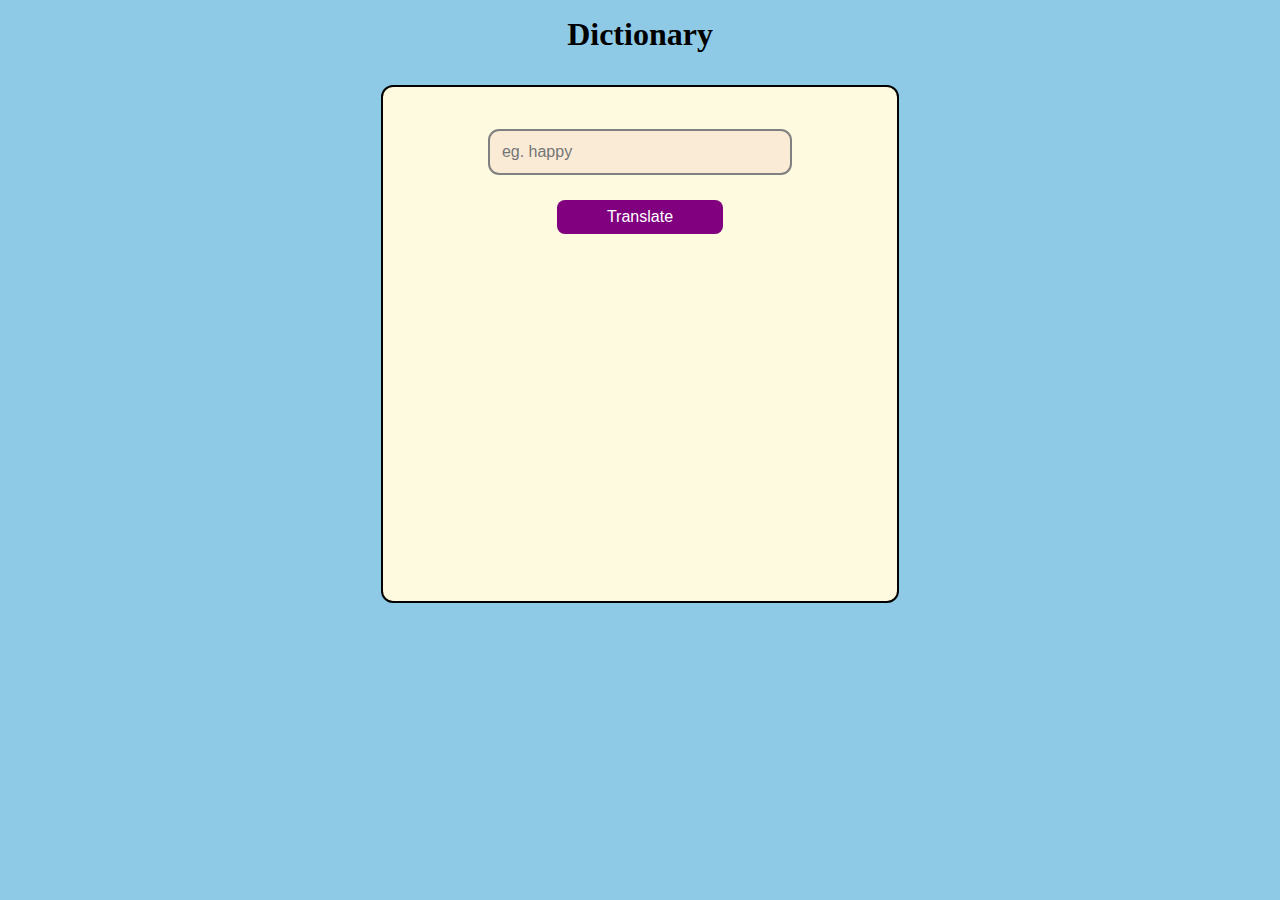
<file: Dictionary/index.html>
<!DOCTYPE html>
<html lang="en">
  <head>
    <meta charset="UTF-8" />
    <meta name="viewport" content="width=device-width, initial-scale=1.0" />
    <link rel="stylesheet" href="style.css" />
    <title>Dictionary</title>
  </head>
  <body>
    <h1>Dictionary</h1>
    <div class="container">
      <div class="form-input">
        <form>
          <input type="text" placeholder="eg. happy" />
          <button id="search-button">Translate</button>
        </form>
      </div>
      <div class="dictionary">
        <p id="meaning"></p>
      </div>
    </div>
    <script src="app.js"></script>
  </body>
</html>
</file>
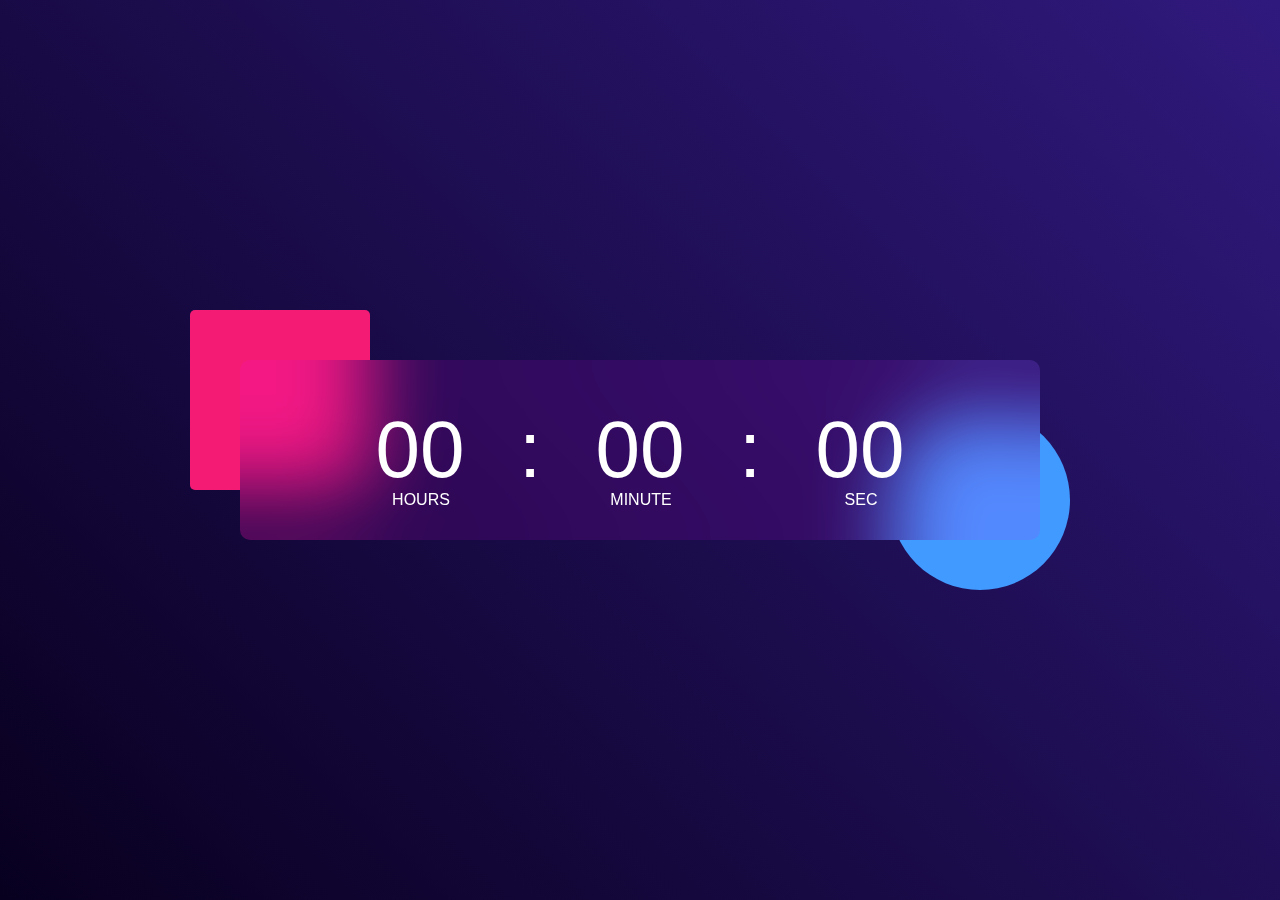
<file: Digital Clock/index.html>
<!DOCTYPE html>
<html lang="en">
  <head>
    <meta charset="UTF-8" />
    <meta name="viewport" content="width=device-width, initial-scale=1.0" />
    <link rel="stylesheet" href="style.css">
    <title>Digital Clock</title>
  </head>
  <body>
    <div class="hero">
      <div class="container">
        <div class="clock">
          <span id="hrs">00</span>
          <span>:</span>
          <span id="min">00</span>
          <span>:</span>
          <span id="sec">00</span>
        </div>
      </div>
    </div>

    <script src="script.js">
      
    </script>
  </body>
</html>
</file>
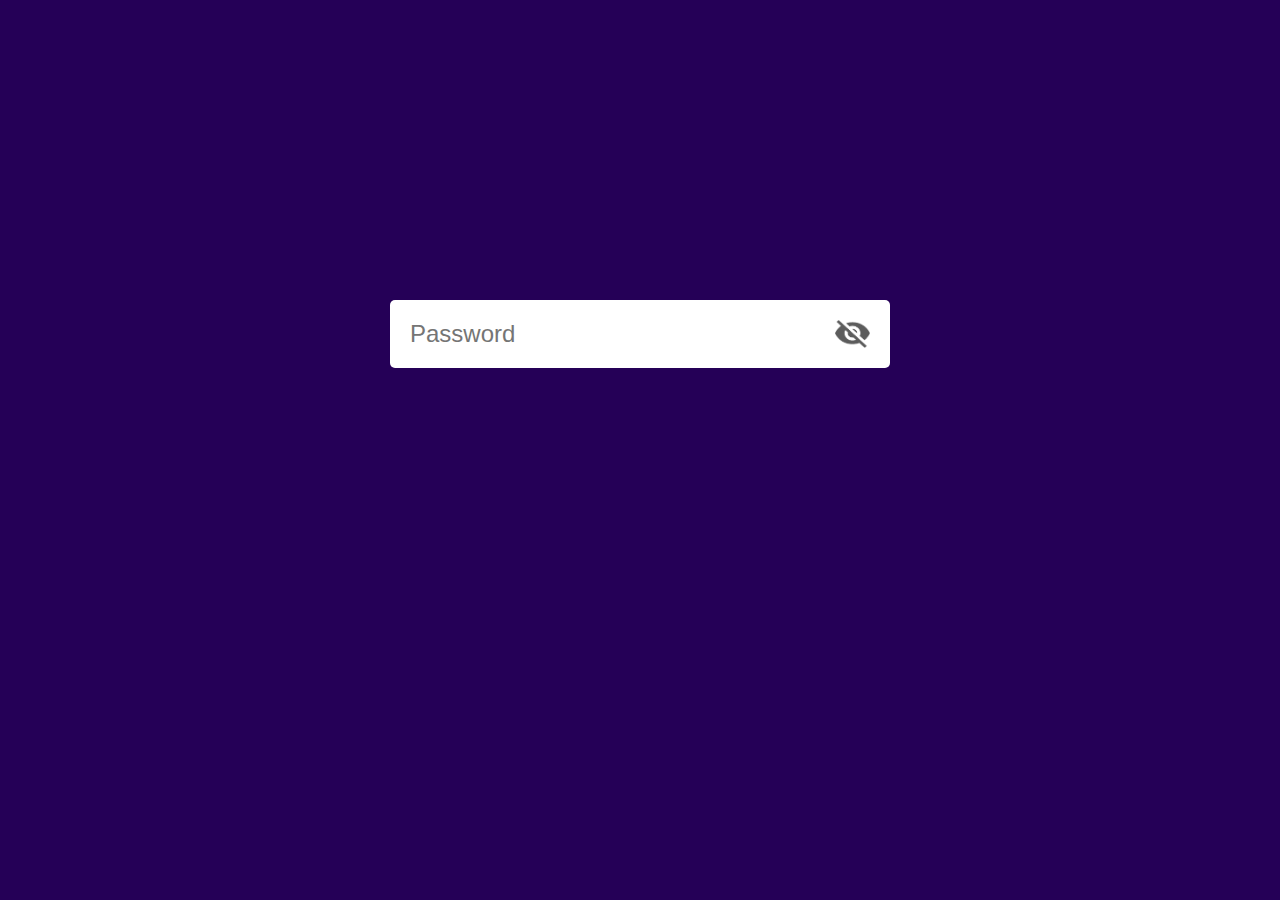
<file: Password-hide-show/index.html>
<!DOCTYPE html>
<html lang="en">
  <head>
    <meta charset="UTF-8" />
    <meta name="viewport" content="width=, initial-scale=1.0" />
    <title>Password Toggle</title>
    <link rel="stylesheet" href="style.css" />
  </head>
  <body>
    <div class="input-box">
      <input type="password" placeholder="Password" id="password" />
      <img src="eye-close.png" id="eyeicon" />
    </div>

    <script src="script.js"></script>
  </body>
</html>
</file>
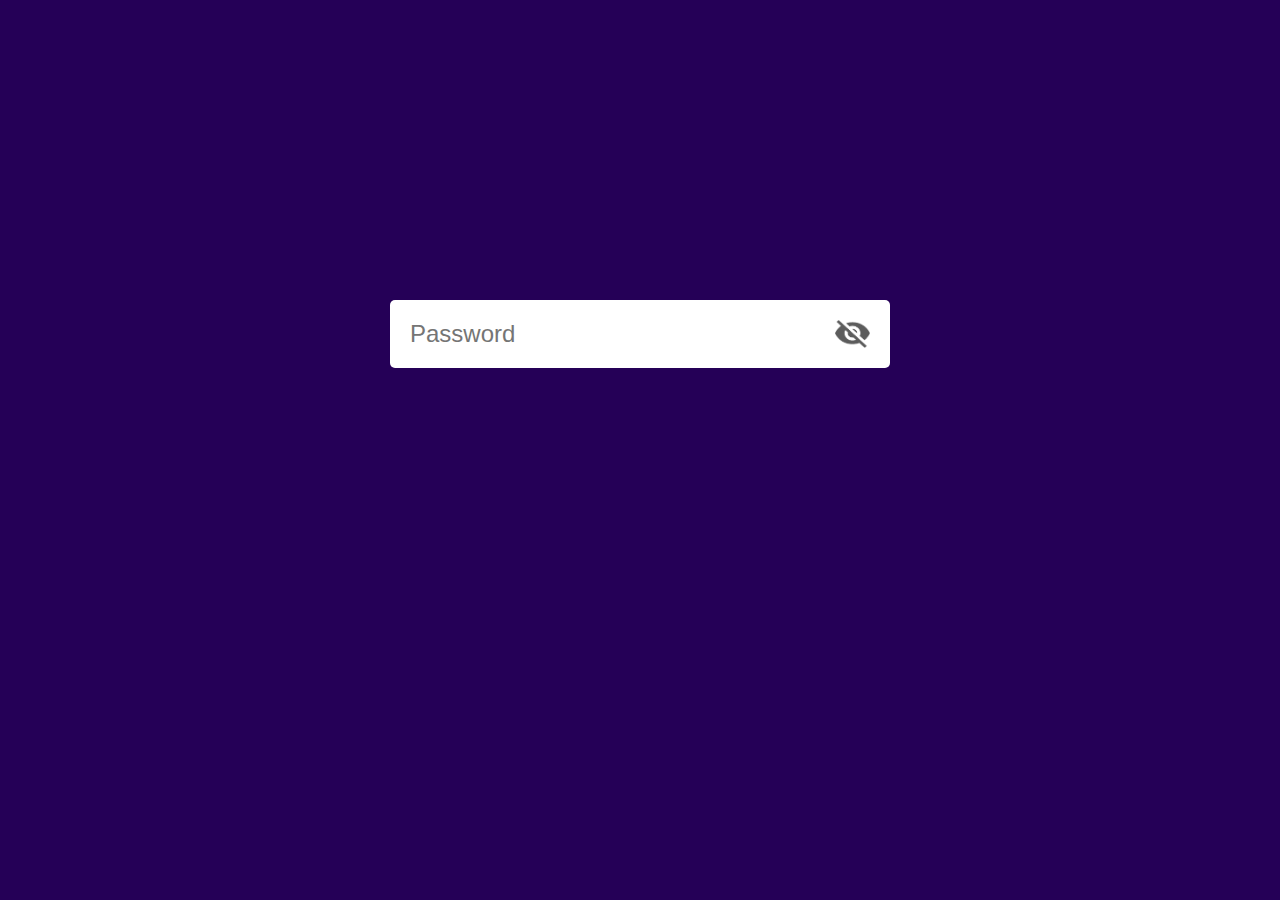
<file: Password-toggle/index.html>
<!DOCTYPE html>
<html lang="en">
  <head>
    <meta charset="UTF-8" />
    <meta name="viewport" content="width=device-width, initial-scale=1.0" />
    <title>Password Toggle</title>
    <link rel="stylesheet" href="style.css" />
  </head>
  <body>
    <div class="input-box">
      <input type="password" placeholder="Password" id="password" />
      <img src="eye-close.png" id="eyeicon" />
    </div>

    <script src="script.js"></script>
  </body>
</html>
</file>
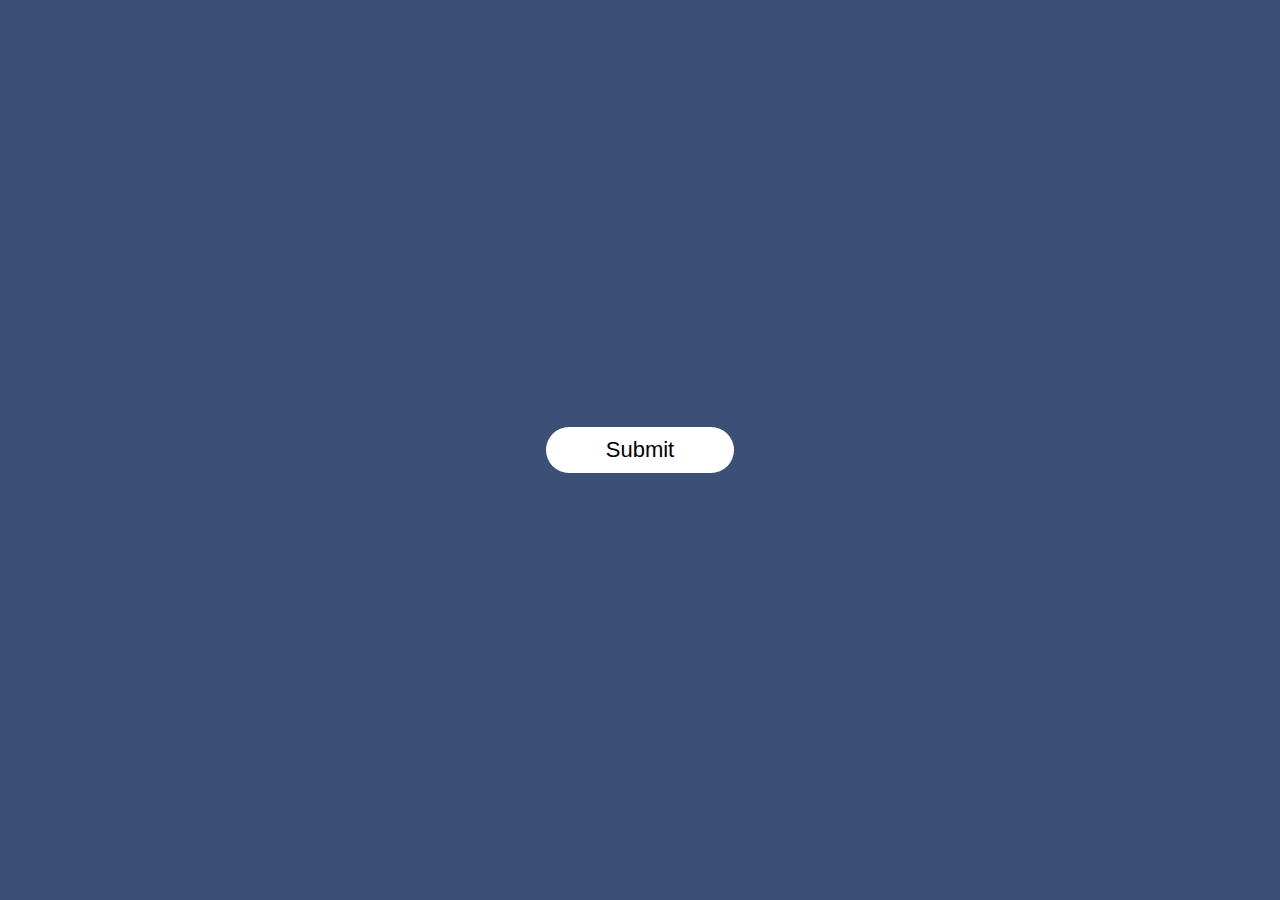
<file: Popup/index.html>
<!DOCTYPE html>
<html lang="en">
  <head>
    <meta charset="UTF-8" />
    <meta name="viewport" content="width=device-width, initial-scale=1.0" />
    <link rel="stylesheet" href="style.css" />
    <title>Popup</title>
  </head>
  <body>
    <div class="container">
      <button type="submit" class="btn" id="submit">Submit</button>
      <div class="popup" id="popup">
        <img src="404-tick.png" />
        <h2>Thank You</h2>
        <p>Your details has been scccessfully Submitted. Thanks!</p>
        <button type="button" id="ok">OK</button>
      </div>
    </div>
    <script src="app.js"></script>
  </body>
</html>
</file>
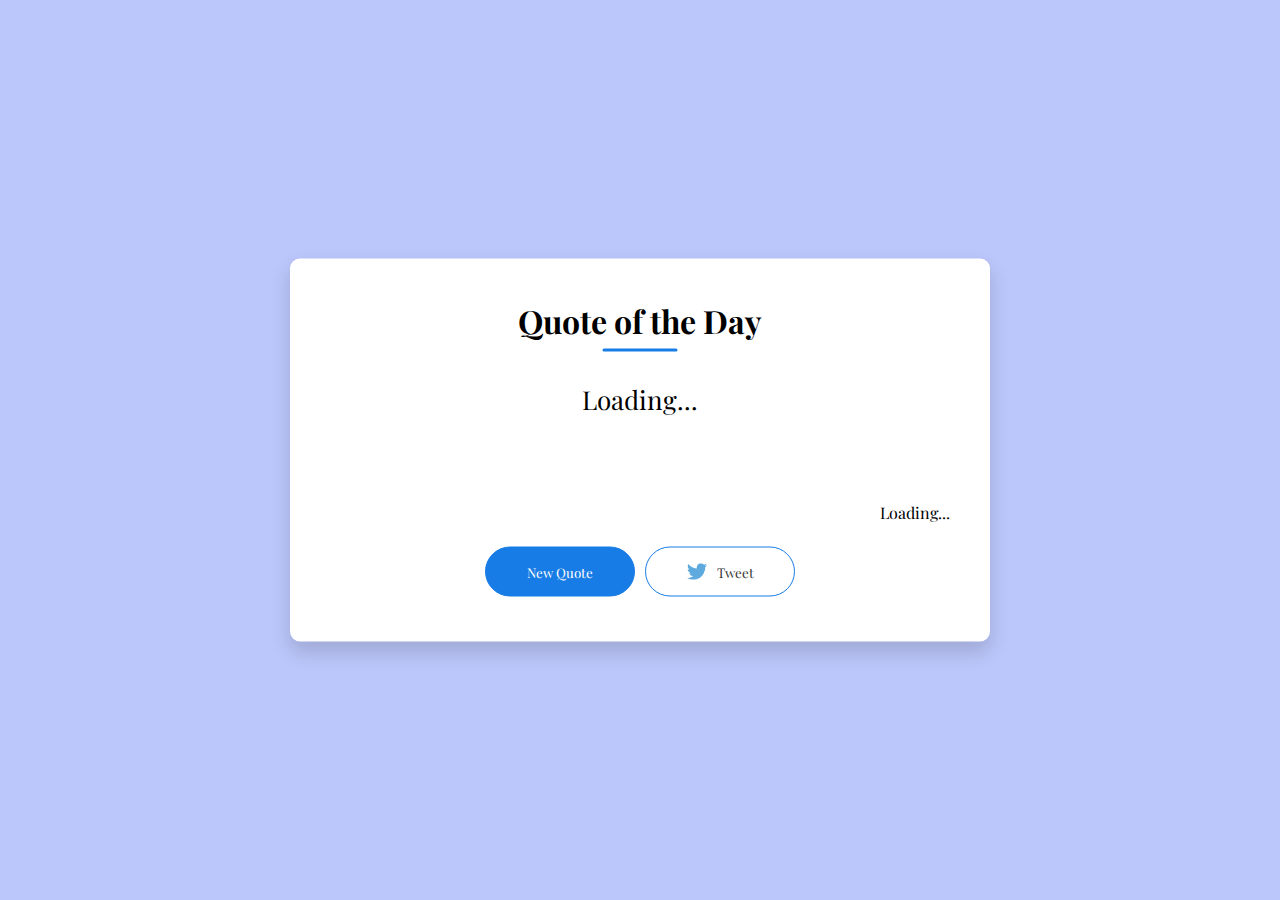
<file: Quote/index.html>
<!DOCTYPE html>
<html lang="en">
  <head>
    <meta charset="UTF-8" />
    <meta name="viewport" content="width=device-width, initial-scale=1.0" />
    <title>Quote Generator</title>
    <link rel="stylesheet" href="style.css" />
  </head>
  <body>
    <div class="quote-box">
      <h2>Quote of the Day</h2>
      <blockquote id="quote">Loading...</blockquote>
      <span id="author">Loading...</span>
      <div>
        <button id="new-quote">New Quote</button>
        <button id="tweet-quote">
          <img src="tweeter.png" id="tweet-quote" />Tweet
        </button>
      </div>
    </div>

    <script src="script.js"></script>
  </body>
</html>
</file>
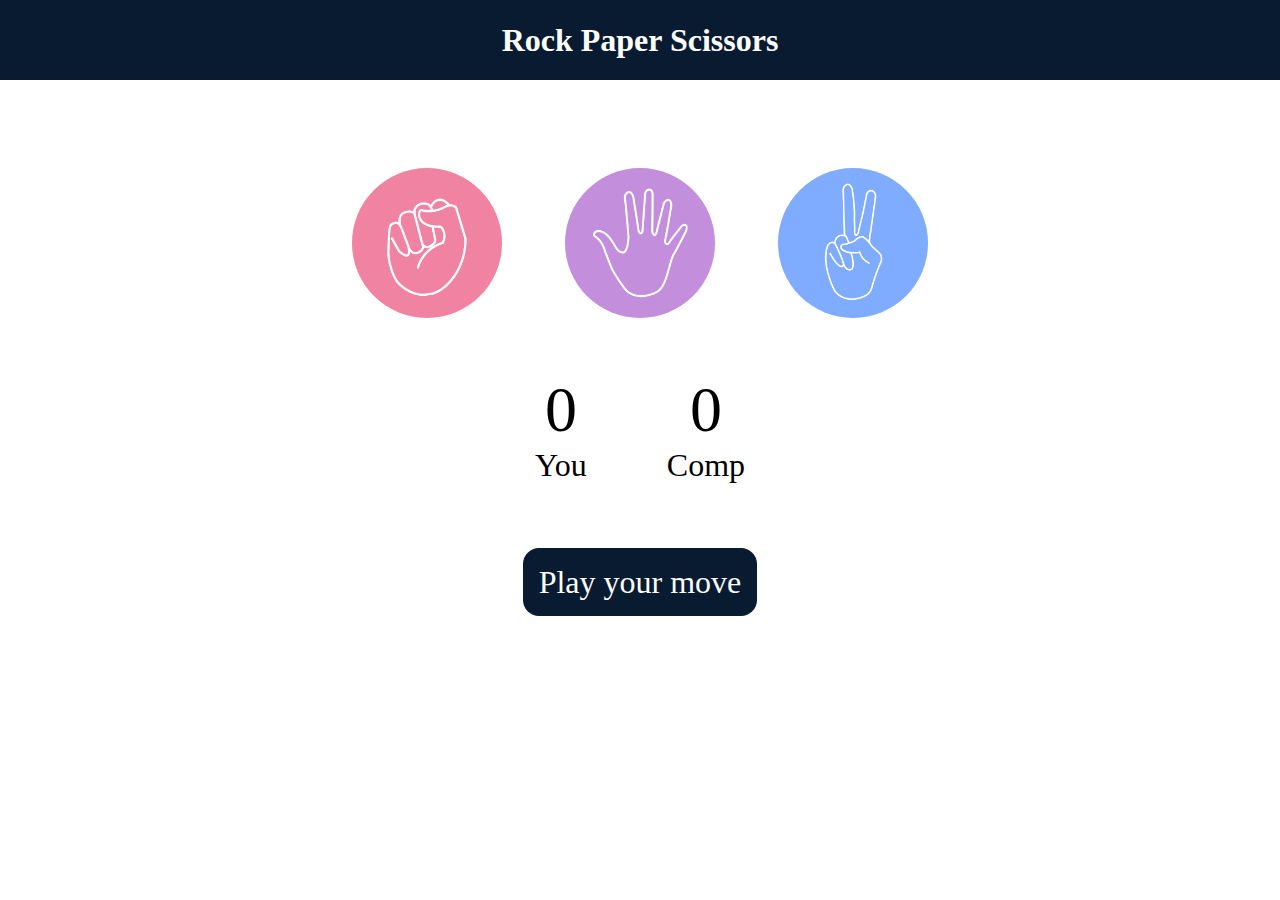
<file: stone-paper-scissor/index.html>
<!DOCTYPE html>
<html lang="en">
  <head>
    <meta charset="UTF-8" />
    <meta name="viewport" content="width=device-width, initial-scale=1.0" />
    <link rel="stylesheet" href="style.css" />
    <title>Rock Paper Scissors Game</title>
  </head>

  <body>
    <h1>Rock Paper Scissors</h1>

    <div class="choices">
      <div class="choice" id="rock">
        <img src="./images/rock.png" />
      </div>

      <div class="choice" id="paper">
        <img src="./images/paper.png" />
      </div>

      <div class="choice" id="scissors">
        <img src="./images/scissors.png" />
      </div>
    </div>

    <div class="score-board">
      <div class="score">
        <p id="user-score">0</p>
        <p>You</p>
      </div>

      <div class="score">
        <p id="comp-score">0</p>
        <p>Comp</p>
      </div>
    </div>

    <div class="msg-container">
      <p id="msg">Play your move</p>
    </div>

    <script src="app.js"></script>
  </body>
</html>
</file>
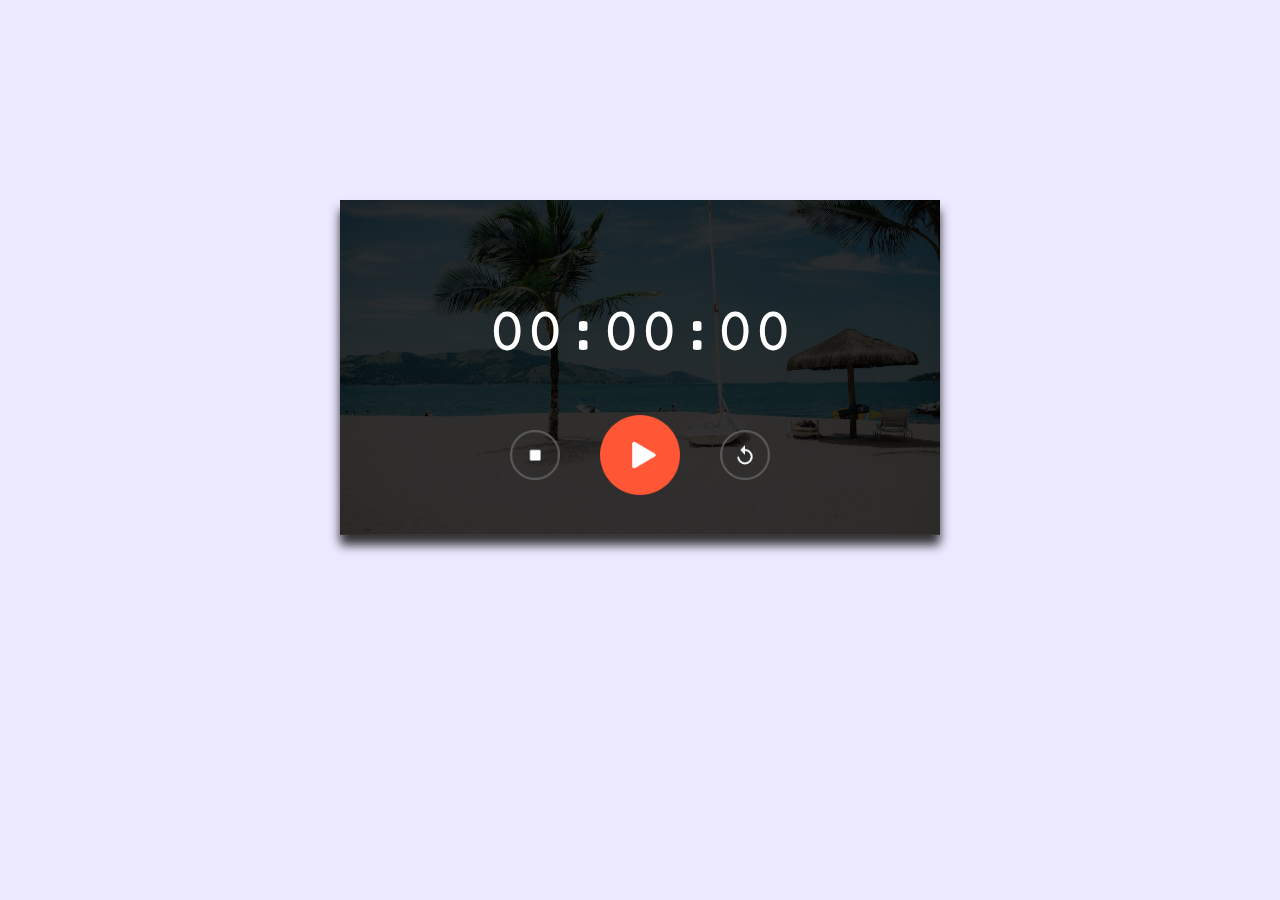
<file: Stopwatch/index.html>
<!DOCTYPE html>
<html lang="en">
  <head>
    <meta charset="UTF-8" />
    <meta name="viewport" content="width=device-width, initial-scale=1.0" />
    <title>Stopwatch</title>
    <link rel="stylesheet" href="style.css" />
  </head>
  <body>
    <div class="stopwatch">
      <h1 id="displayTime">00:00:00</h1>
      <div class="buttons">
        <img src="images/stop.png" id="stop" />
        <img src="images/start.png" id="start" />
        <img src="images/reset.png" id="reset" />
      </div>
    </div>

    <script src="script.js"></script>
  </body>
</html>
</file>
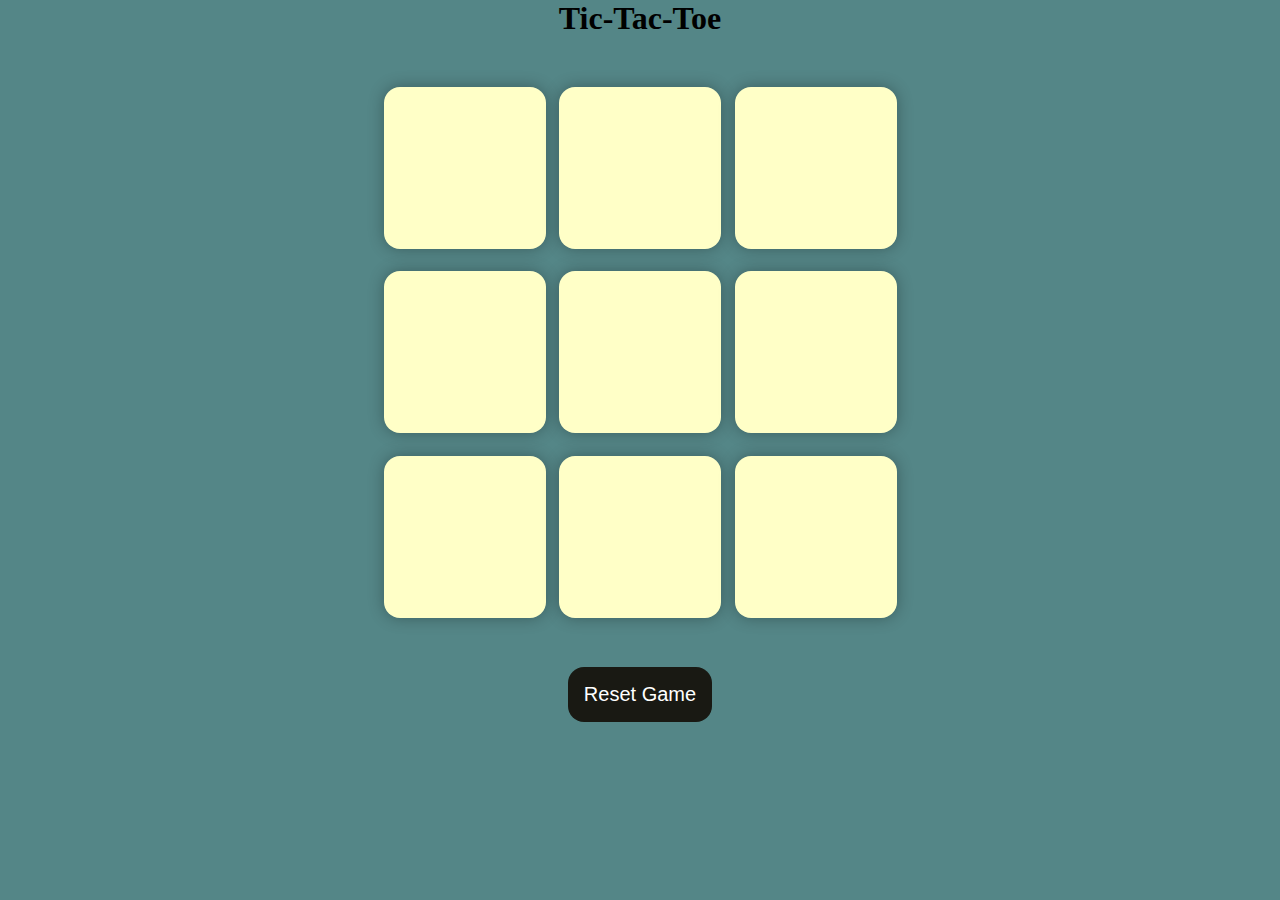
<file: tic-tac-toe/index.html>
<!DOCTYPE html>
<html lang="en">

<head>
    <meta charset="UTF-8">
    <meta name="viewport" content="width=device-width, initial-scale=1.0">
    <link rel="stylesheet" href="style.css">
    <title>Tic-Tac-Toe Game</title>
</head>

<body>
    <div class="msg-container hide">
        <p id="msg">Winner</p>
        <button id="new-btn">New Game</button>
    </div>
    <main>
        <h1>Tic-Tac-Toe</h1>
        <div class="container">
            <div class="game">
                <button class="box"></button>
                <button class="box"></button>
                <button class="box"></button>
                <button class="box"></button>
                <button class="box"></button>
                <button class="box"></button>
                <button class="box"></button>
                <button class="box"></button>
                <button class="box"></button>
            </div>
        </div>
        <button id="reset-btn">Reset Game</button>
    </main>
    <script src="app.js"></script>
</body>

</html>
</file>
<file: Dictionary/style.css>
* {
    margin: 0;
    padding: 0;
}

body {
display: flex;
align-items: center;
justify-content: center;
flex-direction: column;
background-color: #8ecae6;
color: black;
margin: 1rem 0;

}
.container {
    background-color: #FEFAE0;
    display: flex;
    align-items: center;
    /* justify-content: center; */
    flex-direction: column;
    flex-wrap: wrap;
    height: 50vmin;
    width: 50vmin;
    padding: 2rem;
    margin: 2rem;
    border: 2px solid black;
    border-radius: 0.75rem;
}

form {
    display: flex;
    justify-content: center;
    flex-wrap: wrap;
    /* border: 2px solid green; */

}

#search-button {
    background-color: purple;
    color: white;
    border: none;
    outline: none;
    font-size: 1rem;
    padding: 0.5rem 0.5rem;
    margin: 1rem 1rem;
    width: 45%;
    cursor: pointer;
    border-radius: 0.5rem;
  
}

form input {
    /* margin-right: 1rem; */
    padding: 0.75rem 0.75rem;
    font-size: 1em;
    width: 75%;
    margin: 0.6rem 0.6rem;
    background-color: antiquewhite;
    border: 2px solid gray;
    border-radius: 0.7rem;
}

.dictionary {

    font-size: 1.50rem;
    text-align: center;
    font-weight: bold;
   

}
</file>
<file: Digital Clock/style.css>
* {
    margin: 0;
    padding: 0;
    font-family: 'Poppins', sans-serif;
    box-sizing: border-box;
}

.hero {
    width: 100%;
    min-height: 100vh;
    background: linear-gradient(45deg, #08001f, #30197d);
    color: #fff;
    position: relative;
}

.container {
    width: 800px;
    height: 180px;
    position: absolute;
    top: 50%;
    left: 50%;
    transform: translate(-50%, -50%);

}

.clock {
    width: 100%;
    height: 100%;
    background: rgba(235, 0, 255, 0.11);
    border-radius: 10px;
    display: flex;
    align-items: center;
    justify-content: center;
    backdrop-filter: blur(40px);

}

.container::before {
    content: '';
    width: 180px;
    height: 180px;
    background: #f41b75;
    border-radius: 5px;
    position: absolute;
    left: -50px;
    top: -50px;
    z-index: -1;
}

.container::after {
    content: '';
    width: 180px;
    height: 180px;
    background: #419aff;
    border-radius: 50%;
    position: absolute;
    right: -30px;
    bottom: -50px;
    z-index: -1;
}

.clock span {
    font-size: 80px;
    width: 110px;
    display: inline-block;
    text-align: center;
    position: relative;
}

.clock span::after {
    font-size: 16px;
    position: absolute;
    bottom: -13px;
    left: 56px;
    transform: translate(-50%);
}

#hrs::after {
    content: "HOURS";
}

#min::after {
    content: "MINUTE";
}

#sec::after {
    content: "SEC";
}
</file>
<file: Password-hide-show/style.css>
* {
  margin: 0;
  padding: 0;
  font-family: "Poppins", sans-serif;
  box-sizing: border-box;
}

body {
  background-color: #250057;
}

.input-box {
  background: #fff;
  width: 90%;
  max-width: 500px;
  border-radius: 5px;
  padding: 10px 20px;
  margin: 300px auto;
  display: flex;
  align-items: center;
}
.input-box input {
  width: 100%;
  padding: 10px 0;
  border: 0;
  outline: 0;
  font-size: 24px;
  color: #555;
}

.input-box img {
  width: 35px;
  cursor: pointer;
}
</file>
<file: Password-toggle/style.css>
* {
  margin: 0;
  padding: 0;
  font-family: "Poppins", sans-serif;
  box-sizing: border-box;
}

body {
  background-color: #250057;
}

.input-box {
  background: #fff;
  width: 90%;
  max-width: 500px;
  border-radius: 5px;
  padding: 10px 20px;
  margin: 300px auto;
  display: flex;
  align-items: center;
}
.input-box input {
  width: 100%;
  padding: 10px 0;
  border: 0;
  outline: 0;
  font-size: 24px;
  color: #555;
}

.input-box img {
  width: 35px;
  cursor: pointer;
}
</file>
<file: Popup/style.css>
* {
  margin: 0;
  padding: 0;
  box-sizing: border-box;
  font-family: "Poppins", sans-serif;
}

.container {
  width: 100%;
  height: 100vh;
  background: #3c5077;
  display: flex;
  align-items: center;
  justify-content: center;
}

.btn {
  padding: 10px 60px;
  background: #fff;
  border: 0;
  outline: none;
  cursor: pointer;
  font-size: 22px;
  font-weight: 500;
  border-radius: 30px;
}

.popup {
  width: 400px;
  background: #fff;
  border-radius: 6px;
  position: absolute;
  top: 0;
  left: 50%;
  transform: translate(-50%, -50%) scale(0.1);
  text-align: center;
  padding: 0 30px 30px;
  color: #333;
  visibility: hidden;
  transition: transform 0.4s, top 0.4s;
}

.open-popup {
  visibility: visible;
  top: 50%;
  transform: translate(-50%, -50%) scale(1);
}

.popup img {
  width: 100px;
  margin-top: -50%;
  border-radius: 50%;
  box-shadow: 0 2px 5px rgba(0, 0, 0, 0.2);
}

.popup h2 {
  font-size: 38px;
  font-weight: 500;
  margin: 30px 0 10px;
}

.popup button {
  width: 100%;
  margin-top: 50px;
  padding: 10px 0;
  background: #6fd649;
  color: #fff;
  border: 0;
  outline: none;
  font-size: 18px;
  border-radius: 4px;
  cursor: pointer;
  box-shadow: 0 5px 5px rgba(0, 0, 0, 0.2);
}
</file>
<file: Quote/style.css>
@import url("https://fonts.googleapis.com/css2?family=Playfair+Display:ital,wght@0,500;0,600;0,700;1,400&display=swap");

* {
  margin: 0;
  padding: 0;
  box-sizing: border-box;
  font-family: "Playfair Display", serif;
}

body {
  background: #bbc6fa;
}

.quote-box {
  background: #fff;
  width: 700px;
  position: absolute;
  top: 50%;
  left: 50%;
  transform: translate(-50%, -50%);
  padding: 40px;
  border-radius: 10px;
  text-align: center;
  box-shadow: 0 10px 20px 0px rgba(0, 0, 0, 0.15);
}

.quote-box h2 {
  font-size: 32px;
  margin-bottom: 40px;
  position: relative;
}

.quote-box h2::after {
  content: "";
  width: 75px;
  height: 3px;
  border-radius: 3px;
  background: rgb(23, 124, 229);
  position: absolute;
  bottom: -10px;
  left: 50%;
  transform: translate(-50%);
}

.quote-box blockquote {
  font-size: 26px;
  min-height: 110px;
}

.quote-box blockquote::before,
.quote-box blockquote::after {
  content: "";
}

.quote-box span {
  display: block;
  margin-top: 10px;
  float: right;
  position: relative;
}

.quote-box span::before {
  color: "";
  width: 20px;
  height: 2px;
  background: rgb(23, 124, 229);
  position: absolute;
  top: 50%;
  left: -30px;
}

.quote-box div {
  width: 100%;
  margin-top: 50px;
  display: flex;
  justify-content: center;
}

.quote-box button {
  background: rgb(23, 124, 229);
  color: #ffffff;
  border-radius: 25px;
  border: 1px solid rgb(23, 124, 229);
  width: 150px;
  height: 50px;
  display: flex;
  align-items: center;
  justify-content: center;
  margin: 5px;
  cursor: pointer;
}

.quote-box button img {
  width: 20px;
  margin-right: 10px;
}

.quote-box button:nth-child(2) {
  background: transparent;
  color: #333;
}
</file>
<file: stone-paper-scissor/style.css>
* {
  margin: 0;
  padding: 0;
  text-align: center;
}

h1 {
  background-color: #081b31;
  color: #fff;
  height: 5%;
  line-height: 5rem;
}

.choice {
  height: 165px;
  width: 165px;
  border-radius: 50%;
  display: flex;
  justify-content: center;
  align-items: center;
}

.choice:hover {
  cursor: pointer;
  background-color: #081b31;
}

img {
  height: 150px;
  width: 150px;
  object-fit: cover;
  border-radius: 50%;
}

.choices {
  display: flex;
  justify-content: center;
  align-items: center;
  gap: 3rem;
  margin-top: 5rem;
}

.score-board {
  display: flex;
  justify-content: center;
  align-items: center;
  font-size: 2rem;
  margin-top: 3rem;
  gap: 5rem;
}

#user-score,
#comp-score {
  font-size: 4rem;
}

.msg-container {
  margin-top: 5rem;
}

#msg {
  background-color: #081b31;
  color: #fff;
  font-size: 2rem;
  display: inline;
  padding: 1rem;
  border-radius: 1rem;
}
</file>
<file: Stopwatch/style.css>
@import url("https://fonts.googleapis.com/css2?family=Courier+Prime&display=swap");

body {
  background: #edeaff;
  font-family: "Courier Prime", monospace;
}

.stopwatch {
  width: 90%;
  max-width: 600px;
  background-image: linear-gradient(rgba(0, 0, 0, 0.8), rgba(0, 0, 0, 0.8)),
    url(images/background.png);
  background-size: cover;
  background-position: center;
  text-align: center;
  padding: 40px 0;
  color: #fff;
  margin: 200px auto 0;
  box-shadow: 0 10px 10px rgba(0, 0, 0, 0.8);
}

.stopwatch h1 {
  margin-top: 60px;
  font-size: 64px;
  font-weight: 300;
}

.buttons {
  display: flex;
  align-items: center;
  justify-content: center;
}

.buttons img {
  width: 50px;
  margin: 0 20px;
  cursor: pointer;
}

.buttons img:nth-child(2) {
  width: 80px;
}
</file>
<file: tic-tac-toe/style.css>
*{
    margin: 0;
    padding: 0;
}
body{
    background-color: #548687;
    text-align: center;
}

.container{
    height: 70vh;
    display: flex;
    justify-content: center;
    align-items: center;
}

.game{
    height: 60vmin;
    width: 60vmin;
    display: flex;
    flex-wrap: wrap;
    justify-content: center;
    align-items: center;
    gap: 1.5vmin;
}

.box{
    height: 18vmin;
    width: 18vmin;
    border-radius: 1rem;
    border: none;
    box-shadow: 0 0 1rem rgba(0, 0, 0, 0.3);
    font-size: 8vmin;
    color: #b0413e;
    background-color: #ffffc7 ;
     
}
.box:hover{
    background-color: #fbfba9;
}

#reset-btn{
    padding: 1rem;
    font-size: 1.25rem;
    background-color: #191913;
    color: #fff;
    border-radius: 1rem;
    border: none;
}

#new-btn {
    padding: 1rem;
    font-size: 1.25rem;
    background-color: #191913;
    color: #fff;
    border-radius: 1rem;
    border: none;
}

#msg {
    color: #ffffc7;
    font-size: 5vmin;
}

.msg-container {
    height: 100vmin;
    display: flex;
    justify-content: center;
    align-items: center;
    flex-direction: column;
    gap: 4rem;
}

.hide {
    display: none;
}
</file>
